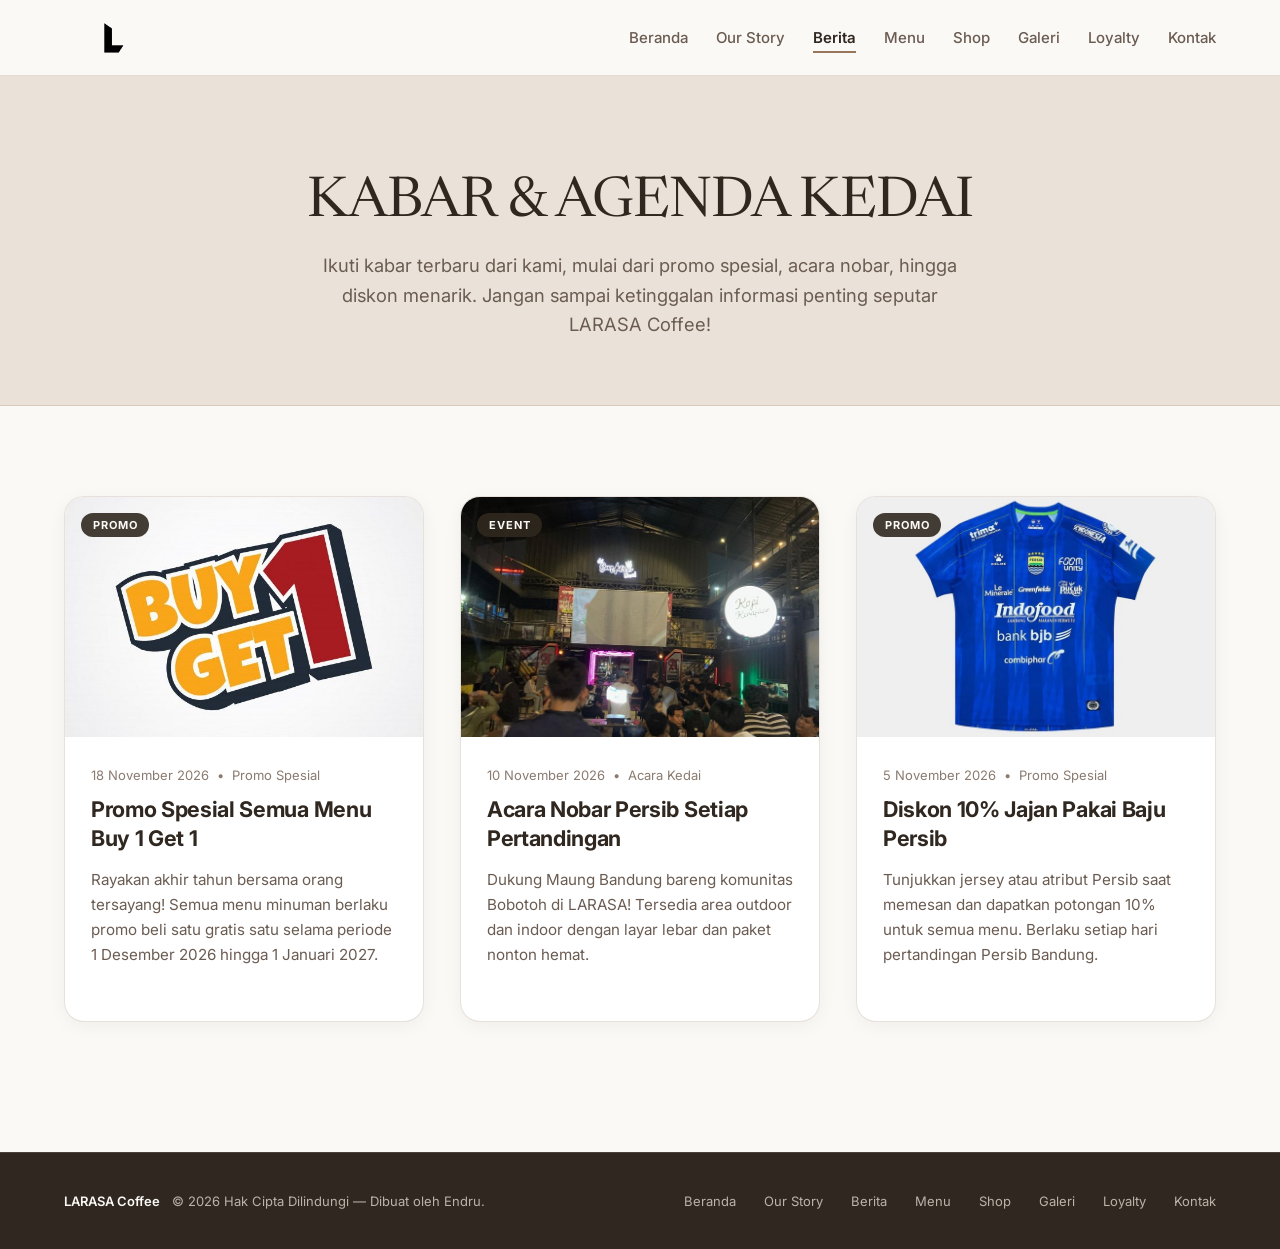
<file: berita.html>
<!DOCTYPE html>
<html lang="id">
<head>
    <meta charset="utf-8">
    <meta content="width=device-width, initial-scale=1.0" name="viewport">
    <title>Warta & Kabar Terbaru - LARASA Coffee</title>
    <!-- Google Fonts: Plus Jakarta Sans, Inter, Great Vibes & Newsreader -->
    <link href="https://fonts.googleapis.com" rel="preconnect">
    <link crossorigin="" href="https://fonts.gstatic.com" rel="preconnect">
    <link href="https://fonts.googleapis.com/css2?family=Great+Vibes&family=Inter:wght@400;500;600;700&family=Newsreader:ital,opsz,wght@0,6..72,400..700;1,6..72,400..700&family=Plus+Jakarta+Sans:wght@700;800&display=swap" rel="stylesheet">
    <!-- Custom CSS (Wajib kombinasi nama endru_) -->
    <link rel="stylesheet" href="css/style.css">
    <style>
        /* Style Halaman Berita */
        .endru_news_hero {
            background-color: var(--color-warm-beige);
            padding: 95px 0 65px;
            text-align: center;
            border-bottom: 1px solid var(--color-border-subtle);
        }
        .endru_news_kicker {
            font-size: 13px;
            font-weight: 700;
            letter-spacing: 0.16em;
            text-transform: uppercase;
            color: var(--color-coffee-brown);
            margin-bottom: 12px;
        }
        .endru_news_headline {
            font-family: 'Newsreader', serif;
            font-size: 3.5rem;
            font-weight: 400;
            color: var(--color-espresso);
            line-height: 1.15;
            margin-bottom: 16px;
            letter-spacing: -0.02em;
            text-transform: uppercase;
        }
        .endru_news_headline em {
            font-style: italic;
            color: var(--color-coffee-brown);
        }
        .endru_news_sub {
            font-size: 1.15rem;
            color: var(--color-text-secondary);
            max-width: 640px;
            margin: 0 auto;
            line-height: 1.6;
        }
        .endru_news_section {
            padding: 90px 0 130px;
            background-color: var(--color-soft-white);
        }
        .endru_news_grid {
            display: grid;
            grid-template-columns: 1fr;
            gap: 36px;
        }
        @media (min-width: 768px) {
            .endru_news_grid {
                grid-template-columns: repeat(2, 1fr);
            }
        }
        @media (min-width: 1024px) {
            .endru_news_grid {
                grid-template-columns: repeat(3, 1fr);
            }
        }
        .endru_news_card {
            background-color: var(--color-surface-card);
            border: 1px solid var(--color-border-subtle);
            border-radius: var(--radius-lg);
            overflow: hidden;
            box-shadow: var(--shadow-soft);
            transition: transform 250ms ease, box-shadow 250ms ease, border-color 250ms ease;
            display: flex;
            flex-direction: column;
        }
        .endru_news_card:hover {
            box-shadow: var(--shadow-hover);
            border-color: var(--color-coffee-brown);
        }
        .endru_news_img_wrap {
            position: relative;
            width: 100%;
            height: 240px;
            overflow: hidden;
            background-color: var(--color-warm-beige);
        }
        .endru_news_img {
            width: 100%;
            height: 100%;
            object-fit: cover;
            transition: transform 350ms ease;
        }
        .endru_news_card:hover .endru_news_img {
            transform: scale(1.05);
        }
        .endru_news_badge {
            position: absolute;
            top: 16px;
            left: 16px;
            background-color: rgba(48, 40, 32, 0.9);
            backdrop-filter: blur(8px);
            -webkit-backdrop-filter: blur(8px);
            color: var(--color-text-inverse);
            font-size: 11px;
            font-weight: 700;
            text-transform: uppercase;
            letter-spacing: 0.08em;
            padding: 5px 12px;
            border-radius: var(--radius-full);
        }
        .endru_news_body {
            padding: 30px 26px;
            display: flex;
            flex-direction: column;
            flex-grow: 1;
            justify-content: space-between;
        }
        .endru_news_meta {
            font-size: 13px;
            color: var(--color-text-muted);
            margin-bottom: 12px;
            display: flex;
            align-items: center;
            gap: 8px;
        }
        .endru_news_title {
            font-size: 1.35rem;
            font-weight: 700;
            color: var(--color-espresso);
            line-height: 1.35;
            margin-bottom: 14px;
            letter-spacing: -0.015em;
        }
        .endru_news_excerpt {
            font-size: 0.95rem;
            line-height: 1.65;
            color: var(--color-text-secondary);
            margin-bottom: 24px;
        }
        .endru_news_link {
            display: inline-flex;
            align-items: center;
            gap: 8px;
            color: var(--color-coffee-brown);
            font-weight: 600;
            font-size: 14px;
            transition: gap 150ms ease;
        }
        .endru_news_link:hover {
            color: var(--color-espresso);
            gap: 12px;
        }
        .endru_news_back_btn {
            display: inline-flex;
            align-items: center;
            gap: 8px;
            color: var(--color-espresso);
            font-weight: 600;
            font-size: 14px;
            margin-bottom: 22px;
            transition: color 150ms ease;
        }
        .endru_news_back_btn:hover {
            color: var(--color-coffee-brown);
        }
    </style>
</head>

<body>
    <!-- Header Navigasi (#endru_header) -->
    <header id="endru_header">
        <div class="endru_container endru_header_inner">
            <!-- Logo Brand -->
            <a aria-label="Beranda LARASA" class="endru_brand_logo" href="index.html">
                <img class="endru_logo_image" src="assets/images/logo.png" alt="LARASA Coffee Logo">
            </a>

            <!-- Tombol Menu Mobile -->
            <button id="endru_mobile_toggle" class="endru_mobile_toggle" aria-label="Buka Menu Navigasi">
                <span class="endru_toggle_line"></span>
                <span class="endru_toggle_line"></span>
                <span class="endru_toggle_line"></span>
            </button>

            <!-- Tautan Navigasi -->
            <nav aria-label="Navigasi Utama" id="endru_nav_links" class="endru_nav_links">
                <a class="endru_nav_link" href="index.html">Beranda</a>
                <a class="endru_nav_link" href="ourstory.html">Our Story</a>
                <a class="endru_nav_link endru_nav_link_active" href="berita.html">Berita</a>
                <a class="endru_nav_link" href="menu.html">Menu</a>
                <a class="endru_nav_link" href="shop.html">Shop</a>
                <a class="endru_nav_link" href="galeri.html">Galeri</a>
                <a class="endru_nav_link" href="loyalty.html">Loyalty</a>
                <a class="endru_nav_link" href="index.html#endru_contact">Kontak</a>
            </nav>
        </div>
    </header>

    <main>
        <!-- Banner Berita -->
        <section class="endru_news_hero">
            <div class="endru_container">
                <h1 class="endru_news_headline">KABAR & AGENDA KEDAI</h1>
                <p class="endru_news_sub">
                    Ikuti kabar terbaru dari kami, mulai dari promo spesial, acara nobar, hingga diskon menarik. Jangan sampai ketinggalan informasi penting seputar LARASA Coffee!
                </p>
            </div>
        </section>

        <!-- Grid Artikel Berita -->
        <section class="endru_news_section">
            <div class="endru_container">
                <div class="endru_news_grid">
                    <!-- Berita 1: Promo Buy 1 Get 1 -->
                    <article class="endru_news_card">
                        <div class="endru_news_img_wrap">
                            <img class="endru_news_img" src="assets/images/Buy_one.jpg" alt="Promo Buy 1 Get 1">
                            <span class="endru_news_badge">Promo</span>
                        </div>
                        <div class="endru_news_body">
                            <div>
                                <div class="endru_news_meta">
                                    <span>18 November 2026</span> • <span>Promo Spesial</span>
                                </div>
                                <h2 class="endru_news_title">Promo Spesial Semua Menu Buy 1 Get 1</h2>
                                <p class="endru_news_excerpt">
                                    Rayakan akhir tahun bersama orang tersayang! Semua menu minuman berlaku promo beli satu gratis satu selama periode 1 Desember 2026 hingga 1 Januari 2027.
                                </p>
                            </div>
                            </a>
                        </div>
                    </article>

                    <!-- Berita 2: Nobar Persib -->
                    <article class="endru_news_card">
                        <div class="endru_news_img_wrap">
                            <img class="endru_news_img" src="assets/images/nobar.jpg" alt="Nobar Persib">
                            <span class="endru_news_badge">Event</span>
                        </div>
                        <div class="endru_news_body">
                            <div>
                                <div class="endru_news_meta">
                                    <span>10 November 2026</span> • <span>Acara Kedai</span>
                                </div>
                                <h2 class="endru_news_title">Acara Nobar Persib Setiap Pertandingan</h2>
                                <p class="endru_news_excerpt">
                                    Dukung Maung Bandung bareng komunitas Bobotoh di LARASA! Tersedia area outdoor dan indoor dengan layar lebar dan paket nonton hemat.
                                </p>
                            </div>
                            </a>
                        </div>
                    </article>

                    <!-- Berita 3: Diskon Baju Persib -->
                    <article class="endru_news_card">
                        <div class="endru_news_img_wrap">
                            <img class="endru_news_img" src="assets/images/Baju_Persib.jpg" alt="Diskon Jersey Persib">
                            <span class="endru_news_badge">Promo</span>
                        </div>
                        <div class="endru_news_body">
                            <div>
                                <div class="endru_news_meta">
                                    <span>5 November 2026</span> • <span>Promo Spesial</span>
                                </div>
                                <h2 class="endru_news_title">Diskon 10% Jajan Pakai Baju Persib</h2>
                                <p class="endru_news_excerpt">
                                    Tunjukkan jersey atau atribut Persib saat memesan dan dapatkan potongan 10% untuk semua menu. Berlaku setiap hari pertandingan Persib Bandung.
                                </p>
                            </div>
                            </a>
                        </div>
                    </article>
                </div>
            </div>
        </section>
    </main>

    <!-- Footer (#endru_footer) -->
    <footer id="endru_footer">
        <div class="endru_container endru_footer_inner">
            <div>
                <span class="endru_footer_brand">LARASA Coffee</span>
                <span>© 2026 Hak Cipta Dilindungi — Dibuat oleh Endru.</span>
            </div>
            <div class="endru_footer_links">
                <a href="index.html#endru_hero" class="endru_footer_link">Beranda</a>
                <a href="ourstory.html" class="endru_footer_link">Our Story</a>
                <a href="berita.html" class="endru_footer_link">Berita</a>
                <a href="menu.html" class="endru_footer_link">Menu</a>
                <a href="shop.html" class="endru_footer_link">Shop</a>
                <a href="galeri.html" class="endru_footer_link">Galeri</a>
                <a href="loyalty.html" class="endru_footer_link">Loyalty</a>
                <a href="index.html#endru_contact" class="endru_footer_link">Kontak</a>
            </div>
        </div>
    </footer>

    <!-- Script Utama -->
    <script src="js/script.js"></script>
</body>
</html>
</file>
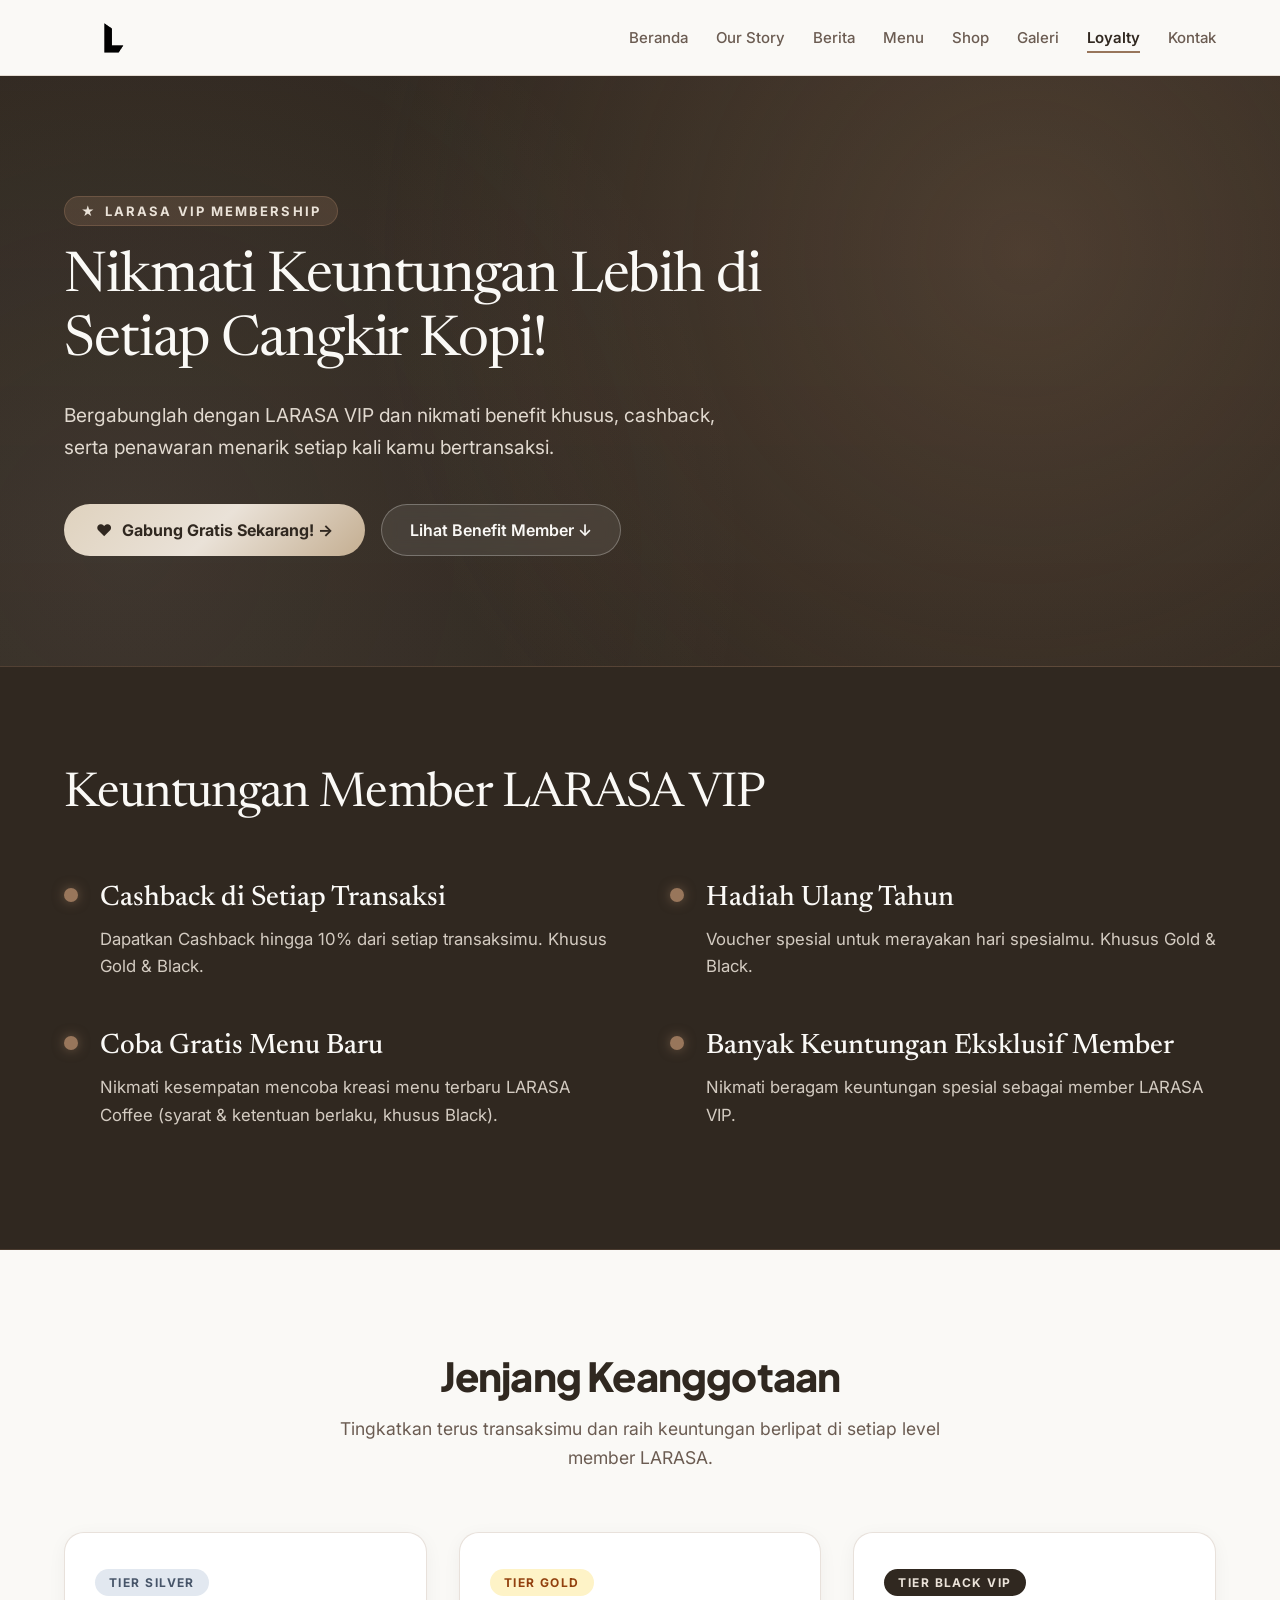
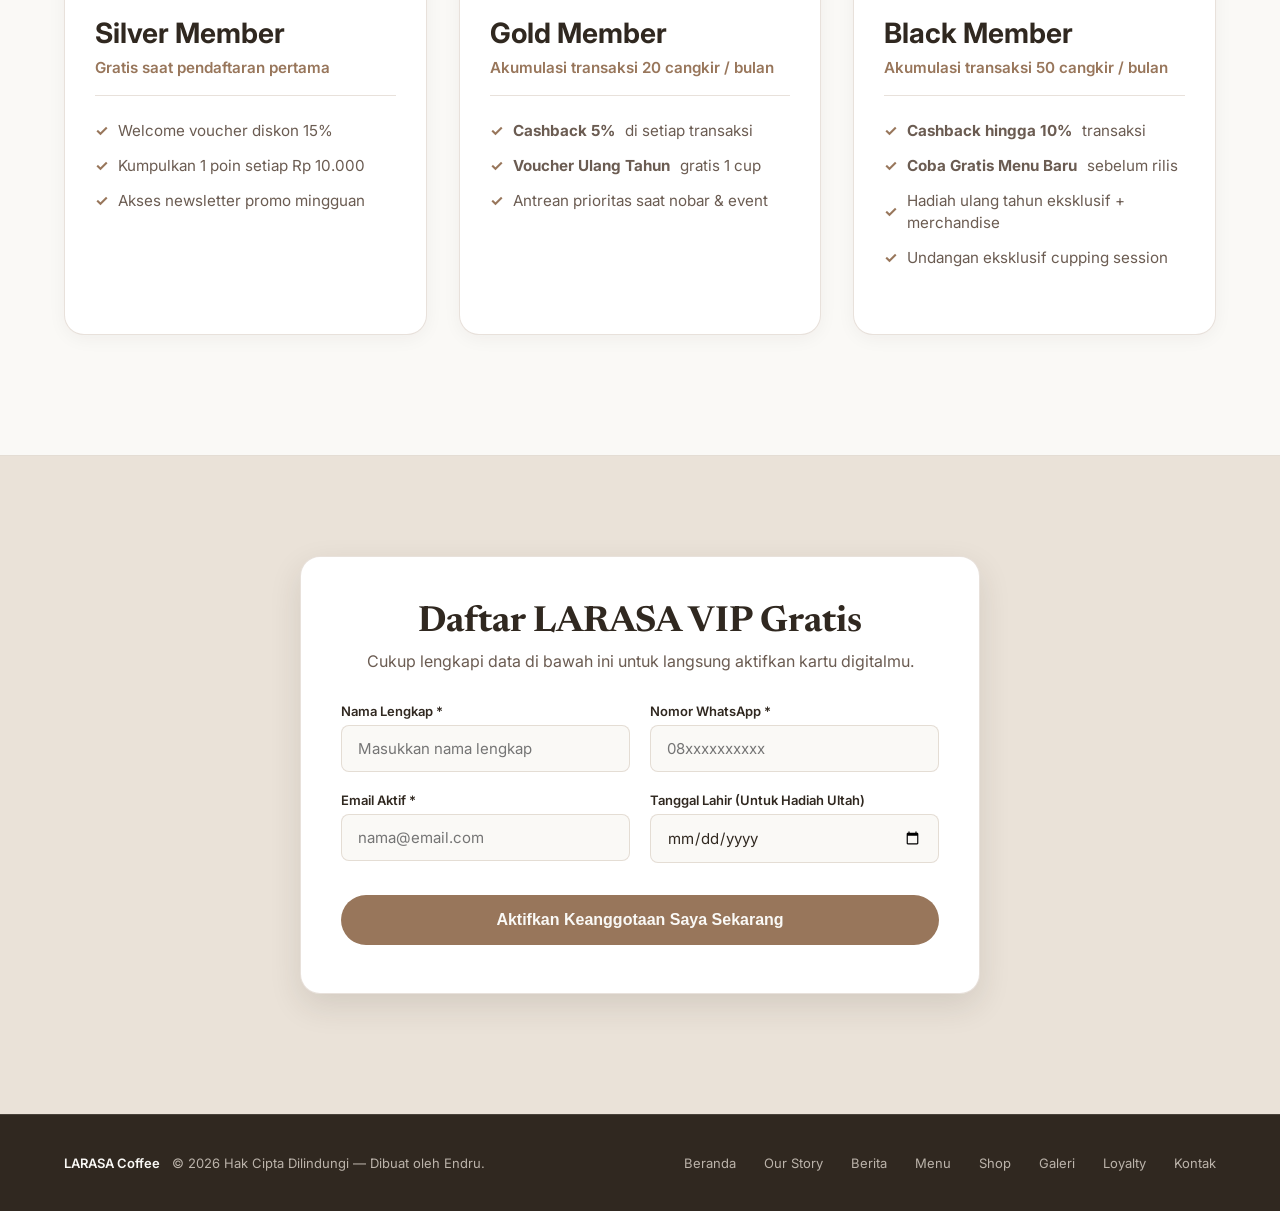
<file: loyalty.html>
<!DOCTYPE html>
<html lang="id">
<head>
    <meta charset="utf-8">
    <meta content="width=device-width, initial-scale=1.0" name="viewport">
    <title>LARASA VIP - Loyalty & Keuntungan Member</title>
    <!-- Google Fonts: Plus Jakarta Sans, Inter, Great Vibes & Newsreader -->
    <link href="https://fonts.googleapis.com" rel="preconnect">
    <link crossorigin="" href="https://fonts.gstatic.com" rel="preconnect">
    <link href="https://fonts.googleapis.com/css2?family=Great+Vibes&family=Inter:wght@400;500;600;700&family=Newsreader:ital,opsz,wght@0,6..72,400..700;1,6..72,400..700&family=Plus+Jakarta+Sans:wght@700;800&display=swap" rel="stylesheet">
    <!-- Custom CSS (Wajib kombinasi nama endru_) -->
    <link rel="stylesheet" href="css/style.css">
    <style>
        /* Style Halaman Loyalty / LARASA VIP */

        /* 1. Hero Section */
        .endru_loyalty_hero {
            background-color: var(--color-espresso);
            background-image: 
                radial-gradient(circle at 80% 30%, rgba(152, 118, 91, 0.28) 0%, transparent 60%),
                radial-gradient(circle at 10% 80%, rgba(234, 226, 216, 0.08) 0%, transparent 50%),
                linear-gradient(180deg, rgba(48, 40, 32, 0.92) 0%, var(--color-espresso) 100%);
            padding: 120px 0 110px;
            position: relative;
            overflow: hidden;
            border-bottom: 1px solid rgba(152, 118, 91, 0.3);
        }

        .endru_loyalty_hero_inner {
            max-width: 820px;
            position: relative;
            z-index: 2;
        }

        .endru_loyalty_kicker {
            display: inline-flex;
            align-items: center;
            gap: 8px;
            font-size: 13px;
            font-weight: 700;
            letter-spacing: 0.16em;
            text-transform: uppercase;
            color: var(--color-warm-beige);
            margin-bottom: 20px;
            background: rgba(152, 118, 91, 0.25);
            padding: 6px 16px;
            border-radius: var(--radius-full);
            border: 1px solid rgba(152, 118, 91, 0.4);
        }

        .endru_loyalty_hero_title {
            font-family: 'Newsreader', serif;
            font-size: 3.5rem;
            font-weight: 400;
            color: var(--color-soft-white);
            line-height: 1.15;
            margin-bottom: 24px;
            letter-spacing: -0.02em;
        }

        .endru_loyalty_hero_desc {
            font-size: 1.2rem;
            line-height: 1.7;
            color: var(--color-warm-beige);
            margin-bottom: 40px;
            max-width: 680px;
            opacity: 0.95;
        }

        .endru_loyalty_hero_actions {
            display: flex;
            flex-wrap: wrap;
            gap: 16px;
            align-items: center;
        }

        .endru_loyalty_btn_gold {
            display: inline-flex;
            align-items: center;
            gap: 10px;
            background: linear-gradient(135deg, #DFD2BE 0%, var(--color-warm-beige) 50%, #C4AE91 100%);
            color: var(--color-espresso);
            font-size: 1rem;
            font-weight: 700;
            padding: 16px 32px;
            border-radius: var(--radius-full);
            text-decoration: none;
            transition: all 250ms ease;
        }

        .endru_loyalty_btn_gold:hover {
}

        .endru_loyalty_btn_outline {
            display: inline-flex;
            align-items: center;
            gap: 8px;
            background-color: rgba(250, 249, 246, 0.08);
            color: var(--color-soft-white);
            font-size: 1rem;
            font-weight: 600;
            padding: 15px 28px;
            border-radius: var(--radius-full);
            border: 1px solid rgba(250, 249, 246, 0.28);
            text-decoration: none;
            backdrop-filter: blur(8px);
            -webkit-backdrop-filter: blur(8px);
            transition: all 250ms ease;
        }

        .endru_loyalty_btn_outline:hover {
            background-color: rgba(250, 249, 246, 0.18);
            border-color: var(--color-warm-beige);
            color: var(--color-warm-beige);
        }

        /* 2. Benefits Section */
        .endru_loyalty_benefits_section {
            background-color: var(--color-espresso);
            padding: 100px 0 120px;
            border-bottom: 1px solid rgba(152, 118, 91, 0.25);
            position: relative;
        }

        .endru_loyalty_section_title {
            font-family: 'Newsreader', serif;
            font-size: 3rem;
            font-weight: 400;
            color: var(--color-soft-white);
            line-height: 1.2;
            margin-bottom: 56px;
            letter-spacing: -0.02em;
        }

        .endru_loyalty_benefits_grid {
            display: grid;
            grid-template-columns: 1fr;
            gap: 48px 60px;
        }

        @media (min-width: 768px) {
            .endru_loyalty_benefits_grid {
                grid-template-columns: repeat(2, 1fr);
            }
        }

        .endru_loyalty_benefit_item {
            position: relative;
            padding-left: 36px;
        }

        .endru_loyalty_bullet {
            position: absolute;
            left: 0;
            top: 7px;
            width: 14px;
            height: 14px;
            border-radius: 50%;
            background-color: var(--color-coffee-brown);
            box-shadow: 0 0 12px rgba(152, 118, 91, 0.6);
        }

        .endru_loyalty_benefit_title {
            font-family: 'Newsreader', serif;
            font-size: 1.75rem;
            font-weight: 500;
            color: var(--color-soft-white);
            margin-bottom: 10px;
            line-height: 1.25;
        }

        .endru_loyalty_benefit_desc {
            font-size: 1.05rem;
            line-height: 1.65;
            color: var(--color-warm-beige);
            opacity: 0.88;
        }

        /* 3. Tiers Section */
        .endru_loyalty_tiers_section {
            background-color: var(--color-soft-white);
            padding: 100px 0 120px;
            border-bottom: 1px solid var(--color-border-subtle);
        }

        .endru_loyalty_tiers_header {
            text-align: center;
            max-width: 640px;
            margin: 0 auto 60px;
        }

        .endru_loyalty_tiers_title {
            font-family: 'Plus Jakarta Sans', sans-serif;
            font-size: 2.5rem;
            font-weight: 800;
            color: var(--color-espresso);
            margin-bottom: 14px;
            letter-spacing: -0.02em;
        }

        .endru_loyalty_tiers_desc {
            font-size: 1.1rem;
            line-height: 1.6;
            color: var(--color-text-secondary);
        }

        .endru_loyalty_tiers_grid {
            display: grid;
            grid-template-columns: 1fr;
            gap: 32px;
        }

        @media (min-width: 768px) {
            .endru_loyalty_tiers_grid {
                grid-template-columns: repeat(3, 1fr);
            }
        }

        .endru_loyalty_tier_card {
            background-color: var(--color-surface-card);
            border: 1px solid var(--color-border-subtle);
            border-radius: var(--radius-lg);
            padding: 36px 30px;
            box-shadow: var(--shadow-soft);
            transition: all 250ms ease;
            display: flex;
            flex-direction: column;
            position: relative;
        }

        .endru_loyalty_tier_card:hover {
            box-shadow: var(--shadow-hover);
            border-color: var(--color-coffee-brown);
        }

        .endru_loyalty_tier_badge {
            font-size: 12px;
            font-weight: 700;
            text-transform: uppercase;
            letter-spacing: 0.12em;
            padding: 6px 14px;
            border-radius: var(--radius-full);
            display: inline-block;
            align-self: flex-start;
            margin-bottom: 20px;
        }

        .endru_tier_silver .endru_loyalty_tier_badge {
            background-color: #E2E8F0;
            color: #475569;
        }

        .endru_tier_gold .endru_loyalty_tier_badge {
            background-color: #FEF3C7;
            color: #92400E;
        }

        .endru_tier_black .endru_loyalty_tier_badge {
            background-color: var(--color-espresso);
            color: var(--color-warm-beige);
        }

        .endru_loyalty_tier_name {
            font-size: 1.75rem;
            font-weight: 700;
            color: var(--color-espresso);
            margin-bottom: 8px;
        }

        .endru_loyalty_tier_req {
            font-size: 0.95rem;
            color: var(--color-coffee-brown);
            font-weight: 600;
            margin-bottom: 24px;
            padding-bottom: 18px;
            border-bottom: 1px solid var(--color-border-subtle);
        }

        .endru_loyalty_tier_features {
            list-style: none;
            display: flex;
            flex-direction: column;
            gap: 14px;
            margin-bottom: 30px;
            flex-grow: 1;
        }

        .endru_loyalty_tier_feature {
            font-size: 0.95rem;
            color: var(--color-text-secondary);
            display: flex;
            align-items: center;
            gap: 10px;
            line-height: 1.4;
        }

        .endru_loyalty_tier_check {
            color: var(--color-coffee-brown);
            font-weight: bold;
        }

        /* 4. Registration Section */
        .endru_loyalty_register_section {
            background-color: var(--color-warm-beige);
            padding: 100px 0 120px;
        }

        .endru_loyalty_register_card {
            background-color: var(--color-surface-card);
            border: 1px solid var(--color-border-subtle);
            border-radius: var(--radius-lg);
            padding: 48px 40px;
            max-width: 680px;
            margin: 0 auto;
            box-shadow: var(--shadow-hover);
        }

        .endru_loyalty_register_title {
            font-family: 'Newsreader', serif;
            font-size: 2.25rem;
            color: var(--color-espresso);
            margin-bottom: 10px;
            text-align: center;
        }

        .endru_loyalty_register_subtitle {
            font-size: 1rem;
            color: var(--color-text-secondary);
            margin-bottom: 32px;
            text-align: center;
        }

        .endru_loyalty_form_grid {
            display: grid;
            grid-template-columns: 1fr;
            gap: 20px;
        }

        @media (min-width: 640px) {
            .endru_loyalty_form_grid {
                grid-template-columns: repeat(2, 1fr);
            }
            .endru_form_full {
                grid-column: span 2;
            }
        }

        .endru_loyalty_field {
            display: flex;
            flex-direction: column;
            gap: 6px;
        }

        .endru_loyalty_label {
            font-size: 13px;
            font-weight: 600;
            color: var(--color-espresso);
        }

        .endru_loyalty_input {
            width: 100%;
            padding: 13px 16px;
            border-radius: var(--radius-sm);
            border: 1px solid var(--color-border-subtle);
            background-color: var(--color-soft-white);
            color: var(--color-espresso);
            font-family: inherit;
            font-size: 15px;
            transition: all 200ms ease;
        }

        .endru_loyalty_input:focus {
            outline: none;
            border-color: var(--color-coffee-brown);
            background-color: #FFFFFF;
            box-shadow: 0 0 0 3px rgba(152, 118, 91, 0.15);
        }

        .endru_loyalty_submit_btn {
            width: 100%;
            background-color: var(--color-coffee-brown);
            color: var(--color-text-inverse);
            font-weight: 700;
            font-size: 1rem;
            padding: 16px 24px;
            border: none;
            border-radius: var(--radius-full);
            cursor: pointer;
            transition: all 200ms ease;
            margin-top: 12px;
        }

        .endru_loyalty_submit_btn:hover {
            background-color: var(--color-espresso);
        }

        .endru_loyalty_success_msg {
            display: none;
            background-color: #ECFDF5;
            border: 1px solid #10B981;
            color: #065F46;
            padding: 16px;
            border-radius: var(--radius-md);
            margin-bottom: 24px;
            font-size: 0.95rem;
            text-align: center;
        }
    </style>
</head>

<body>
    <!-- Header Navigasi (#endru_header) -->
    <header id="endru_header">
        <div class="endru_container endru_header_inner">
            <!-- Logo Brand -->
            <a aria-label="Beranda LARASA" class="endru_brand_logo" href="index.html">
                <img class="endru_logo_image" src="assets/images/logo.png" alt="LARASA Coffee Logo">
            </a>

            <!-- Tombol Menu Mobile -->
            <button id="endru_mobile_toggle" class="endru_mobile_toggle" aria-label="Buka Menu Navigasi">
                <span class="endru_toggle_line"></span>
                <span class="endru_toggle_line"></span>
                <span class="endru_toggle_line"></span>
            </button>

            <!-- Tautan Navigasi -->
            <nav aria-label="Navigasi Utama" id="endru_nav_links" class="endru_nav_links">
                <a class="endru_nav_link" href="index.html">Beranda</a>
                <a class="endru_nav_link" href="ourstory.html">Our Story</a>
                <a class="endru_nav_link" href="berita.html">Berita</a>
                <a class="endru_nav_link" href="menu.html">Menu</a>
                <a class="endru_nav_link" href="shop.html">Shop</a>
                <a class="endru_nav_link" href="galeri.html">Galeri</a>
                <a class="endru_nav_link endru_nav_link_active" href="loyalty.html">Loyalty</a>
                <a class="endru_nav_link" href="index.html#endru_contact">Kontak</a>
            </nav>
        </div>
    </header>

    <main>
        <!-- 1. Hero Loyalty Section -->
        <section id="endru_loyalty_hero" class="endru_loyalty_hero">
            <div class="endru_container">
                <div class="endru_loyalty_hero_inner">
                    <div class="endru_loyalty_kicker">
                        <span>★</span> LARASA VIP Membership
                    </div>
                    <h1 class="endru_loyalty_hero_title">
                        Nikmati Keuntungan Lebih di Setiap Cangkir Kopi!
                    </h1>
                    <p class="endru_loyalty_hero_desc">
                        Bergabunglah dengan LARASA VIP dan nikmati benefit khusus, cashback, serta penawaran menarik setiap kali kamu bertransaksi.
                    </p>
                    <div class="endru_loyalty_hero_actions">
                        <a href="#endru_loyalty_register" class="endru_loyalty_btn_gold">
                            <span>♥</span> Gabung Gratis Sekarang! &rarr;
                        </a>
                        <a href="#endru_loyalty_benefits" class="endru_loyalty_btn_outline">
                            Lihat Benefit Member &darr;
                        </a>
                    </div>
                </div>
            </div>
        </section>

        <!-- 2. Section Keuntungan Member -->
        <section id="endru_loyalty_benefits" class="endru_loyalty_benefits_section">
            <div class="endru_container">
                <h2 class="endru_loyalty_section_title">
                    Keuntungan Member LARASA VIP
                </h2>

                <div class="endru_loyalty_benefits_grid">
                    <!-- Benefit 1 -->
                    <div class="endru_loyalty_benefit_item">
                        <div class="endru_loyalty_bullet"></div>
                        <h3 class="endru_loyalty_benefit_title">Cashback di Setiap Transaksi</h3>
                        <p class="endru_loyalty_benefit_desc">
                            Dapatkan Cashback hingga 10% dari setiap transaksimu. Khusus Gold &amp; Black.
                        </p>
                    </div>

                    <!-- Benefit 2 -->
                    <div class="endru_loyalty_benefit_item">
                        <div class="endru_loyalty_bullet"></div>
                        <h3 class="endru_loyalty_benefit_title">Hadiah Ulang Tahun</h3>
                        <p class="endru_loyalty_benefit_desc">
                            Voucher spesial untuk merayakan hari spesialmu. Khusus Gold &amp; Black.
                        </p>
                    </div>

                    <!-- Benefit 3 -->
                    <div class="endru_loyalty_benefit_item">
                        <div class="endru_loyalty_bullet"></div>
                        <h3 class="endru_loyalty_benefit_title">Coba Gratis Menu Baru</h3>
                        <p class="endru_loyalty_benefit_desc">
                            Nikmati kesempatan mencoba kreasi menu terbaru LARASA Coffee (syarat &amp; ketentuan berlaku, khusus Black).
                        </p>
                    </div>

                    <!-- Benefit 4 -->
                    <div class="endru_loyalty_benefit_item">
                        <div class="endru_loyalty_bullet"></div>
                        <h3 class="endru_loyalty_benefit_title">Banyak Keuntungan Eksklusif Member</h3>
                        <p class="endru_loyalty_benefit_desc">
                            Nikmati beragam keuntungan spesial sebagai member LARASA VIP.
                        </p>
                    </div>
                </div>
            </div>
        </section>

        <!-- 3. Member Tiers Section -->
        <section id="endru_loyalty_tiers" class="endru_loyalty_tiers_section">
            <div class="endru_container">
                <div class="endru_loyalty_tiers_header">
                    <h2 class="endru_loyalty_tiers_title">Jenjang Keanggotaan</h2>
                    <p class="endru_loyalty_tiers_desc">Tingkatkan terus transaksimu dan raih keuntungan berlipat di setiap level member LARASA.</p>
                </div>

                <div class="endru_loyalty_tiers_grid">
                    <!-- Silver Tier -->
                    <div class="endru_loyalty_tier_card endru_tier_silver">
                        <span class="endru_loyalty_tier_badge">Tier Silver</span>
                        <h3 class="endru_loyalty_tier_name">Silver Member</h3>
                        <div class="endru_loyalty_tier_req">Gratis saat pendaftaran pertama</div>
                        <ul class="endru_loyalty_tier_features">
                            <li class="endru_loyalty_tier_feature"><span class="endru_loyalty_tier_check">✓</span> Welcome voucher diskon 15%</li>
                            <li class="endru_loyalty_tier_feature"><span class="endru_loyalty_tier_check">✓</span> Kumpulkan 1 poin setiap Rp 10.000</li>
                            <li class="endru_loyalty_tier_feature"><span class="endru_loyalty_tier_check">✓</span> Akses newsletter promo mingguan</li>
                        </ul>
                    </div>

                    <!-- Gold Tier -->
                    <div class="endru_loyalty_tier_card endru_tier_gold">
                        <span class="endru_loyalty_tier_badge">Tier Gold</span>
                        <h3 class="endru_loyalty_tier_name">Gold Member</h3>
                        <div class="endru_loyalty_tier_req">Akumulasi transaksi 20 cangkir / bulan</div>
                        <ul class="endru_loyalty_tier_features">
                            <li class="endru_loyalty_tier_feature"><span class="endru_loyalty_tier_check">✓</span> <strong>Cashback 5%</strong> di setiap transaksi</li>
                            <li class="endru_loyalty_tier_feature"><span class="endru_loyalty_tier_check">✓</span> <strong>Voucher Ulang Tahun</strong> gratis 1 cup</li>
                            <li class="endru_loyalty_tier_feature"><span class="endru_loyalty_tier_check">✓</span> Antrean prioritas saat nobar &amp; event</li>
                        </ul>
                    </div>

                    <!-- Black Tier -->
                    <div class="endru_loyalty_tier_card endru_tier_black">
                        <span class="endru_loyalty_tier_badge">Tier Black VIP</span>
                        <h3 class="endru_loyalty_tier_name">Black Member</h3>
                        <div class="endru_loyalty_tier_req">Akumulasi transaksi 50 cangkir / bulan</div>
                        <ul class="endru_loyalty_tier_features">
                            <li class="endru_loyalty_tier_feature"><span class="endru_loyalty_tier_check">✓</span> <strong>Cashback hingga 10%</strong> transaksi</li>
                            <li class="endru_loyalty_tier_feature"><span class="endru_loyalty_tier_check">✓</span> <strong>Coba Gratis Menu Baru</strong> sebelum rilis</li>
                            <li class="endru_loyalty_tier_feature"><span class="endru_loyalty_tier_check">✓</span> Hadiah ulang tahun eksklusif + merchandise</li>
                            <li class="endru_loyalty_tier_feature"><span class="endru_loyalty_tier_check">✓</span> Undangan eksklusif cupping session</li>
                        </ul>
                    </div>
                </div>
            </div>
        </section>

        <!-- 4. Form Registrasi Gabung Member Gratis -->
        <section id="endru_loyalty_register" class="endru_loyalty_register_section">
            <div class="endru_container">
                <div class="endru_loyalty_register_card">
                    <h2 class="endru_loyalty_register_title">Daftar LARASA VIP Gratis</h2>
                    <p class="endru_loyalty_register_subtitle">Cukup lengkapi data di bawah ini untuk langsung aktifkan kartu digitalmu.</p>

                    <div id="endru_loyalty_alert" class="endru_loyalty_success_msg">
                        🎉 <strong>Selamat!</strong> Pendaftaran berhasil. Kartu digital LARASA VIP Anda telah aktif dan siap digunakan di kasir.
                    </div>

                    <form id="endru_loyalty_form" onsubmit="handleLoyaltySubmit(event)">
                        <div class="endru_loyalty_form_grid">
                            <div class="endru_loyalty_field">
                                <label class="endru_loyalty_label" for="endru_loyalty_name">Nama Lengkap *</label>
                                <input class="endru_loyalty_input" id="endru_loyalty_name" type="text" placeholder="Masukkan nama lengkap" required>
                            </div>
                            <div class="endru_loyalty_field">
                                <label class="endru_loyalty_label" for="endru_loyalty_phone">Nomor WhatsApp *</label>
                                <input class="endru_loyalty_input" id="endru_loyalty_phone" type="tel" placeholder="08xxxxxxxxxx" required>
                            </div>
                            <div class="endru_loyalty_field">
                                <label class="endru_loyalty_label" for="endru_loyalty_email">Email Aktif *</label>
                                <input class="endru_loyalty_input" id="endru_loyalty_email" type="email" placeholder="nama@email.com" required>
                            </div>
                            <div class="endru_loyalty_field">
                                <label class="endru_loyalty_label" for="endru_loyalty_bday">Tanggal Lahir (Untuk Hadiah Ultah)</label>
                                <input class="endru_loyalty_input" id="endru_loyalty_bday" type="date">
                            </div>
                            <div class="endru_form_full">
                                <button type="submit" class="endru_loyalty_submit_btn">
                                    Aktifkan Keanggotaan Saya Sekarang
                                </button>
                            </div>
                        </div>
                    </form>
                </div>
            </div>
        </section>
    </main>

    <!-- Footer (#endru_footer) -->
    <footer id="endru_footer">
        <div class="endru_container endru_footer_inner">
            <div>
                <span class="endru_footer_brand">LARASA Coffee</span>
                <span>© 2026 Hak Cipta Dilindungi — Dibuat oleh Endru.</span>
            </div>
            <div class="endru_footer_links">
                <a href="index.html#endru_hero" class="endru_footer_link">Beranda</a>
                <a href="ourstory.html" class="endru_footer_link">Our Story</a>
                <a href="berita.html" class="endru_footer_link">Berita</a>
                <a href="menu.html" class="endru_footer_link">Menu</a>
                <a href="shop.html" class="endru_footer_link">Shop</a>
                <a href="galeri.html" class="endru_footer_link">Galeri</a>
                <a href="loyalty.html" class="endru_footer_link">Loyalty</a>
                <a href="index.html#endru_contact" class="endru_footer_link">Kontak</a>
            </div>
        </div>
    </footer>

    <!-- Script Utama -->
    <script src="js/script.js"></script>
    <script>
        function handleLoyaltySubmit(e) {
            e.preventDefault();
            const alertBox = document.getElementById('endru_loyalty_alert');
            const form = document.getElementById('endru_loyalty_form');
            if (alertBox) {
                alertBox.style.display = 'block';
                form.reset();
                alertBox.scrollIntoView({ behavior: 'smooth', block: 'center' });
            }
        }
    </script>
</body>
</html>
</file>
<file: css/style.css>
/* ==========================================================================
   LARASA Design System & Theme Variables
   Aturan Ujian: Semua Penulisan Class dan ID Menggunakan Kombinasi "endru_"
   ========================================================================== */
:root {
    /* 1. Palet Warna Utama */
    --color-soft-white: #FAF9F6;   /* Latar belakang utama */
    --color-warm-beige: #EAE2D8;   /* Warna sekunder & kartu */
    --color-coffee-brown: #98765B; /* Warna aksen & tombol */
    --color-espresso: #302820;     /* Teks utama & kontainer gelap */

    /* 2. Text Hierarchy */
    --color-text-primary: var(--color-espresso);
    --color-text-secondary: #6B5C52;
    --color-text-muted: #8A7B70;
    --color-text-inverse: var(--color-soft-white);

    /* 3. Surfaces & Cards */
    --color-surface-card: #FFFFFF;
    --color-surface-warm: var(--color-warm-beige);
    --color-surface-hover: #DFD5C8;
    --color-surface-dark: var(--color-espresso);

    /* 4. Borders & Accents */
    --color-border-subtle: rgba(152, 118, 91, 0.22);
    --color-border-strong: var(--color-coffee-brown);
    --color-border-dark: rgba(250, 249, 246, 0.12);

    /* 5. Radii & Shadows */
    --radius-full: 9999px;
    --radius-lg: 20px;
    --radius-md: 16px;
    --radius-sm: 8px;
    --shadow-soft: 0 4px 20px -2px rgba(48, 40, 32, 0.06);
    --shadow-subtle: 0 1px 3px 0 rgba(48, 40, 32, 0.08);
    --shadow-hover: 0 12px 32px rgba(48, 40, 32, 0.12);
}

/* ==========================================================================
   Base & Reset Styles
   ========================================================================== */
*, *::before, *::after {
    box-sizing: border-box;
    margin: 0;
    padding: 0;
}

html {
    scroll-behavior: smooth;
}

body {
    font-family: 'Inter', -apple-system, BlinkMacSystemFont, "Segoe UI", Roboto, sans-serif;
    -webkit-font-smoothing: antialiased;
    -moz-osx-font-smoothing: grayscale;
    background-color: var(--color-soft-white);
    color: var(--color-text-primary);
    min-height: 100vh;
    display: flex;
    flex-direction: column;
    justify-content: space-between;
}

::selection {
    background-color: var(--color-warm-beige);
    color: var(--color-espresso);
}

a {
    color: inherit;
    text-decoration: none;
}

/* ==========================================================================
   Utility Container
   ========================================================================== */
.endru_container {
    max-width: 1200px;
    width: 100%;
    margin-left: auto;
    margin-right: auto;
    padding-left: 24px;
    padding-right: 24px;
}

/* ==========================================================================
   Header & Navigation (#endru_header & .endru_*)
   ========================================================================== */
#endru_header {
    width: 100%;
    height: 76px;
    background-color: rgba(250, 249, 246, 0.94);
    border-bottom: 1px solid var(--color-border-subtle);
    position: sticky;
    top: 0;
    z-index: 100;
    backdrop-filter: blur(12px);
    -webkit-backdrop-filter: blur(12px);
    display: flex;
    align-items: center;
}

.endru_header_inner {
    display: flex;
    align-items: center;
    justify-content: space-between;
}

.endru_brand_logo {
    display: inline-flex;
    align-items: center;
}

.endru_logo_image {
    height: 100px;
    width: 100px;
    object-fit: contain;
    transition: transform 200ms ease;
}

.endru_brand_logo:hover .endru_logo_image {
    transform: scale(1.04);
}

.endru_nav_links {
    display: none;
    align-items: center;
    gap: 28px;
    font-size: 15px;
    font-weight: 500;
    color: var(--color-text-secondary);
}

.endru_nav_link {
    position: relative;
    padding: 6px 0;
    transition: color 200ms ease;
}

.endru_nav_link:hover,
.endru_nav_link_active {
    color: var(--color-espresso);
    font-weight: 600;
}

.endru_nav_link::after {
    content: '';
    position: absolute;
    bottom: 0;
    left: 0;
    width: 0;
    height: 2px;
    background-color: var(--color-coffee-brown);
    transition: width 200ms ease;
}

.endru_nav_link:hover::after,
.endru_nav_link_active::after {
    width: 100%;
}

.endru_mobile_toggle {
    display: flex;
    flex-direction: column;
    justify-content: center;
    gap: 5px;
    width: 32px;
    height: 32px;
    background: none;
    border: none;
    cursor: pointer;
    padding: 0;
}

.endru_toggle_line {
    width: 24px;
    height: 2px;
    background-color: var(--color-espresso);
    border-radius: 2px;
    transition: all 250ms ease;
}

/* ==========================================================================
   Buttons (.endru_btn_*)
   ========================================================================== */
.endru_btn_primary {
    display: inline-flex;
    align-items: center;
    justify-content: center;
    background-color: var(--color-espresso);
    color: var(--color-text-inverse);
    font-size: 14px;
    font-weight: 600;
    padding: 10px 22px;
    border-radius: var(--radius-full);
    transition: all 200ms ease;
    box-shadow: var(--shadow-subtle);
    border: 1px solid var(--color-espresso);
    cursor: pointer;
}

.endru_btn_primary:hover {
    background-color: var(--color-coffee-brown);
    border-color: var(--color-coffee-brown);
}

.endru_btn_primary:active {
    transform: scale(0.98);
}

.endru_btn_hero_primary {
    font-size: 15px;
    padding: 13px 28px;
}

.endru_btn_secondary {
    display: inline-flex;
    align-items: center;
    justify-content: center;
    background-color: var(--color-warm-beige);
    color: var(--color-espresso);
    border: 1px solid var(--color-border-subtle);
    font-size: 15px;
    font-weight: 600;
    padding: 13px 28px;
    border-radius: var(--radius-full);
    transition: all 200ms ease;
    box-shadow: var(--shadow-subtle);
    cursor: pointer;
}

.endru_btn_secondary:hover {
    background-color: var(--color-surface-hover);
    border-color: var(--color-coffee-brown);
}

.endru_btn_secondary:active {
    transform: scale(0.98);
}

/* ==========================================================================
   General Section Standards
   ========================================================================== */
.endru_section {
    width: 100%;
    min-height: 80vh;
    padding-top: 130px;
    padding-bottom: 130px;
    display: flex;
    flex-direction: column;
    align-items: center;
    justify-content: center;
    border-bottom: 1px solid var(--color-border-subtle);
}

/* ==========================================================================
   Section 1: Hero (#endru_hero)
   ========================================================================== */
#endru_hero {
    min-height: 85vh;
    padding: 110px 0 90px;
    background: radial-gradient(circle at 75% 30%, rgba(234, 226, 216, 0.55) 0%, rgba(250, 249, 246, 0.95) 70%);
}

.endru_hero_container {
    display: flex;
    flex-direction: column;
    align-items: center;
    gap: 40px;
    width: 100%;
}

.endru_hero_content {
    display: flex;
    flex-direction: column;
    align-items: flex-start;
    justify-content: center;
    text-align: left;
    width: 100%;
}

.endru_hero_visual {
    width: 100%;
    display: flex;
    align-items: center;
    justify-content: center;
}

.endru_hero_image {
    width: 100%;
    max-width: 520px;
    height: auto;
    border: none;
    outline: none;
    border-radius: 0;
    box-shadow: none;
    transition: transform 350ms ease;
}

.endru_hero_image:hover {
    transform: scale(1.02);
}

.endru_hero_title {
    font-family: "Great Vibes", cursive;
    font-size: 3.25rem;
    font-weight: 400;
    line-height: 1.15;
    color: var(--color-espresso);
    margin-bottom: 20px;
}

.endru_hero_desc {
    font-size: 1.125rem;
    line-height: 1.6;
    color: var(--color-text-secondary);
    margin-bottom: 32px;
    font-weight: 400;
}

.endru_hero_actions {
    display: flex;
    align-items: center;
    gap: 16px;
    flex-wrap: wrap;
    justify-content: flex-start;
}

/* ==========================================================================
   Section 2: Our Story (#endru_story)
   ========================================================================== */
#endru_story {
    position: relative;
    overflow: hidden;
    background-color: var(--color-soft-white);
    padding-top: 100px;
    padding-bottom: 120px;
}

.endru_story_watermark_wrap {
    position: absolute;
    top: 20px;
    left: 0;
    right: 0;
    width: 100%;
    overflow: hidden;
    pointer-events: none;
    -webkit-user-select: none;
    user-select: none;
    z-index: 1;
}

.endru_story_watermark {
    width: 100%;
    display: flex;
    opacity: 0.16;
}

.endru_story_svg_text {
    width: 100%;
    min-width: 2600px;
    height: 110px;
    display: block;
}

.endru_svg_outline_text {
    font-family: 'Plus Jakarta Sans', system-ui, -apple-system, sans-serif;
    font-size: 88px;
    font-weight: 800;
    letter-spacing: -2px;
    fill: none;
    stroke: var(--color-espresso);
    stroke-width: 1.5px;
    stroke-linejoin: round;
    stroke-linecap: round;
}

.endru_story_container {
    position: relative;
    z-index: 2;
}

.endru_story_header {
    margin-bottom: 32px;
}

.endru_story_title {
    font-size: 2.75rem;
    font-weight: 700;
    letter-spacing: -0.03em;
    color: var(--color-espresso);
    line-height: 1.15;
}

.endru_story_grid {
    display: grid;
    grid-template-columns: 1fr;
    gap: 40px;
    align-items: center;
}

.endru_story_visual_wrap {
    width: 100%;
}

.endru_story_image_card {
    position: relative;
    width: 100%;
    max-width: 520px;
    height: 340px;
    border-radius: 40px 40px 16px 16px;
    overflow: hidden;
    background-color: var(--color-warm-beige);
    box-shadow: var(--shadow-soft);
}

.endru_story_image {
    width: 100%;
    height: 100%;
    object-fit: cover;
    display: block;
}

.endru_story_image_fade {
    position: absolute;
    bottom: 0;
    left: 0;
    width: 100%;
    height: 38%;
    background: linear-gradient(to bottom, rgba(250, 249, 246, 0) 0%, rgba(250, 249, 246, 0.95) 90%, var(--color-soft-white) 100%);
    pointer-events: none;
}

.endru_story_content {
    display: flex;
    flex-direction: column;
    gap: 22px;
    max-width: 560px;
}

.endru_story_paragraph {
    font-size: 1.05rem;
    line-height: 1.75;
    color: var(--color-text-primary);
    font-weight: 400;
    letter-spacing: -0.01em;
}

.endru_story_paragraph strong {
    font-weight: 700;
    color: var(--color-coffee-brown);
}

.endru_story_action {
    margin-top: 8px;
}

.endru_btn_more {
    display: inline-flex;
    align-items: center;
    gap: 10px;
    background-color: var(--color-espresso);
    color: var(--color-text-inverse);
    font-size: 14px;
    font-weight: 600;
    padding: 12px 26px;
    border-radius: var(--radius-full);
    border: 1px solid var(--color-espresso);
    box-shadow: var(--shadow-subtle);
    transition: all 200ms ease;
}

.endru_btn_more:hover {
    background-color: var(--color-coffee-brown);
    border-color: var(--color-coffee-brown);
}

.endru_btn_more .endru_btn_arrow_icon {
    width: 16px;
    height: 16px;
    transition: transform 200ms ease;
}

.endru_btn_more:hover .endru_btn_arrow_icon {
    transform: translateX(4px);
}

/* ==========================================================================
   Section 3: Tiga Prinsip & Filosofi (#endru_principles)
   ========================================================================== */
#endru_principles {
    background-color: var(--color-warm-beige);
    padding-top: 130px;
    padding-bottom: 140px;
}

.endru_principles_container {
    width: 100%;
}

.endru_principles_header {
    max-width: 680px;
    margin-bottom: 56px;
    text-align: left;
}

.endru_principles_meta {
    display: flex;
    align-items: center;
    gap: 12px;
    margin-bottom: 24px;
}

.endru_principles_dash {
    display: inline-block;
    width: 32px;
    height: 1.5px;
    background-color: var(--color-text-muted);
}

.endru_principles_kicker {
    font-size: 11px;
    font-weight: 600;
    letter-spacing: 0.18em;
    text-transform: uppercase;
    color: var(--color-text-muted);
}

.endru_principles_headline {
    font-family: 'Newsreader', Georgia, serif;
    font-size: 3.25rem;
    line-height: 1.1;
    color: var(--color-espresso);
    margin-bottom: 28px;
    letter-spacing: -0.02em;
    display: flex;
    flex-direction: column;
}

.endru_headline_regular {
    font-weight: 400;
}

.endru_headline_italic {
    font-style: italic;
    font-weight: 400;
    color: var(--color-coffee-brown);
}

.endru_principles_lead {
    font-size: 1.05rem;
    line-height: 1.7;
    color: var(--color-text-secondary);
    font-weight: 400;
}

.endru_principles_grid {
    display: grid;
    grid-template-columns: 1fr;
    gap: 28px;
}

.endru_principle_card {
    background-color: var(--color-surface-card);
    border-radius: var(--radius-lg);
    padding: 44px 34px 48px;
    display: flex;
    flex-direction: column;
    box-shadow: var(--shadow-soft);
    transition: transform 250ms ease, box-shadow 250ms ease, border-color 250ms ease;
    border: 1px solid var(--color-border-subtle);
}

.endru_principle_card:hover {
    box-shadow: var(--shadow-hover);
    border-color: var(--color-coffee-brown);
}

.endru_principle_number {
    font-family: 'Newsreader', Georgia, serif;
    font-style: italic;
    font-size: 2.25rem;
    line-height: 1;
    font-weight: 400;
    color: var(--color-coffee-brown);
    margin-bottom: 24px;
}

.endru_principle_title {
    font-size: 1.25rem;
    font-weight: 700;
    line-height: 1.35;
    color: var(--color-espresso);
    margin-bottom: 14px;
    letter-spacing: -0.015em;
}

.endru_principle_desc {
    font-size: 0.95rem;
    line-height: 1.68;
    color: var(--color-text-secondary);
    font-weight: 400;
}

/* ==========================================================================
   Section 4: Menu Favorit (#endru_favorites)
   ========================================================================== */
#endru_favorites {
    background-color: var(--color-soft-white);
    padding-top: 110px;
    padding-bottom: 120px;
}

.endru_favorites_container {
    display: flex;
    flex-direction: column;
    align-items: center;
    width: 100%;
}

.endru_favorites_header {
    text-align: center;
    margin-bottom: 50px;
}

.endru_favorites_title {
    font-family: 'Plus Jakarta Sans', system-ui, -apple-system, sans-serif;
    font-size: 2.5rem;
    font-weight: 800;
    color: var(--color-espresso);
    letter-spacing: -0.02em;
}

.endru_favorites_grid {
    display: grid;
    grid-template-columns: repeat(2, 1fr);
    gap: 32px 24px;
    width: 100%;
    max-width: 1100px;
    margin-bottom: 56px;
}

.endru_favorite_item {
    display: flex;
    flex-direction: column;
    align-items: center;
    text-align: center;
    transition: transform 300ms cubic-bezier(0.16, 1, 0.3, 1);
}

.endru_favorite_item:hover {
}

.endru_favorite_name {
    font-family: 'Plus Jakarta Sans', system-ui, -apple-system, sans-serif;
    font-size: 1.05rem;
    font-weight: 800;
    color: var(--color-espresso);
    margin-bottom: 20px;
    min-height: 48px;
    display: flex;
    align-items: flex-end;
    justify-content: center;
    letter-spacing: -0.01em;
    transition: color 200ms ease;
}

.endru_favorite_item:hover .endru_favorite_name {
    color: var(--color-coffee-brown);
}

.endru_favorite_cup_wrap {
    position: relative;
    width: 100%;
    max-width: 200px;
    height: 250px;
    display: flex;
    flex-direction: column;
    align-items: center;
    justify-content: flex-end;
}

.endru_favorite_cup_img {
    width: 100%;
    height: auto;
    max-height: 235px;
    object-fit: contain;
    filter: drop-shadow(0 14px 18px rgba(48, 40, 32, 0.12));
    transition: transform 300ms ease;
}

.endru_favorite_item:hover .endru_favorite_cup_img {
    transform: scale(1.04);
}

.endru_favorite_cup_shadow {
    width: 110px;
    height: 14px;
    background: radial-gradient(ellipse at center, rgba(48, 40, 32, 0.22) 0%, rgba(48, 40, 32, 0) 70%);
    border-radius: 50%;
    margin-top: 4px;
}

.endru_favorites_action {
    display: flex;
    justify-content: center;
}

.endru_btn_all_menu {
    display: inline-flex;
    align-items: center;
    gap: 12px;
    background-color: var(--color-espresso);
    color: var(--color-text-inverse);
    font-size: 15px;
    font-weight: 600;
    padding: 14px 32px;
    border-radius: var(--radius-full);
    box-shadow: var(--shadow-subtle);
    transition: all 250ms ease;
    border: 1px solid var(--color-espresso);
}

.endru_btn_all_menu:hover {
    background-color: var(--color-coffee-brown);
    border-color: var(--color-coffee-brown);
    color: var(--color-text-inverse);
}

.endru_btn_arrow_icon {
    width: 18px;
    height: 18px;
    transition: transform 200ms ease;
}

.endru_btn_all_menu:hover .endru_btn_arrow_icon {
    transform: translateX(4px);
}

/* ==========================================================================
   Section: LarasaNews Showcase (#endru_home_news)
   ========================================================================== */
#endru_home_news {
    position: relative;
    overflow: hidden;
    background-color: var(--color-warm-beige);
    padding-top: 100px;
    padding-bottom: 110px;
}

.endru_news_watermark_wrap {
    position: absolute;
    top: 20px;
    left: 0;
    right: 0;
    width: 100%;
    overflow: hidden;
    pointer-events: none;
    -webkit-user-select: none;
    user-select: none;
    z-index: 1;
}

.endru_news_watermark {
    width: 100%;
    display: flex;
    opacity: 0.16;
}

.endru_news_svg_text {
    width: 100%;
    min-width: 2600px;
    height: 110px;
    display: block;
}

.endru_home_news_container {
    position: relative;
    z-index: 2;
    width: 100%;
}

/* Header Berita */
.endru_home_news_header {
    display: flex;
    flex-direction: column;
    align-items: flex-start;
    justify-content: space-between;
    gap: 16px;
    margin-bottom: 48px;
}

.endru_home_news_title {
    font-family: 'Plus Jakarta Sans', system-ui, -apple-system, sans-serif;
    font-size: 3.25rem;
    font-weight: 800;
    letter-spacing: -0.03em;
    color: var(--color-espresso);
    line-height: 1.1;
}

.endru_home_news_subtitle {
    font-size: 1.15rem;
    line-height: 1.6;
    color: var(--color-text-secondary);
    max-width: 440px;
}

/* Grid Kartu Berita */
.endru_home_news_grid {
    display: grid;
    grid-template-columns: 1fr;
    gap: 24px;
    margin-bottom: 56px;
}

.endru_home_news_card {
    background-color: var(--color-surface-card);
    border-radius: var(--radius-lg);
    overflow: hidden;
    border: 1px solid var(--color-border-subtle);
    box-shadow: var(--shadow-subtle);
    display: flex;
    flex-direction: column;
    transition: transform 250ms ease, box-shadow 250ms ease, border-color 250ms ease;
}

.endru_home_news_card:hover {
    box-shadow: var(--shadow-hover);
    border-color: var(--color-coffee-brown);
}

.endru_home_news_img_wrap {
    width: 100%;
    height: 220px;
    overflow: hidden;
    background-color: var(--color-warm-beige);
}

.endru_home_news_img {
    width: 100%;
    height: 100%;
    object-fit: cover;
    transition: transform 350ms ease;
}

.endru_home_news_card:hover .endru_home_news_img {
    transform: scale(1.05);
}

.endru_home_news_body {
    padding: 26px 22px;
    display: flex;
    flex-direction: column;
    flex-grow: 1;
    justify-content: space-between;
}

.endru_home_news_item_title {
    font-size: 1.15rem;
    font-weight: 700;
    color: var(--color-espresso);
    line-height: 1.4;
    margin-bottom: 12px;
    letter-spacing: -0.015em;
    display: -webkit-box;
    -webkit-line-clamp: 2;
    -webkit-box-orient: vertical;
    overflow: hidden;
}

.endru_home_news_meta {
    font-size: 0.875rem;
    line-height: 1.5;
    color: var(--color-text-muted);
    margin-bottom: 20px;
    display: -webkit-box;
    -webkit-line-clamp: 2;
    -webkit-box-orient: vertical;
    overflow: hidden;
}

.endru_home_news_date {
    font-size: 0.8rem;
    color: var(--color-text-muted);
    padding-top: 14px;
    border-top: 1px solid var(--color-border-subtle);
}

/* Tombol Aksi */
.endru_home_news_action {
    display: flex;
    justify-content: center;
}

.endru_btn_news_more {
    display: inline-flex;
    align-items: center;
    justify-content: center;
    background-color: var(--color-espresso);
    color: var(--color-text-inverse);
    font-size: 15px;
    font-weight: 600;
    padding: 14px 44px;
    border-radius: var(--radius-full);
    border: 1px solid var(--color-espresso);
    box-shadow: var(--shadow-subtle);
    transition: all 250ms ease;
    cursor: pointer;
}

.endru_btn_news_more:hover {
    background-color: var(--color-coffee-brown);
    border-color: var(--color-coffee-brown);
    color: var(--color-text-inverse);
}

/* ==========================================================================
   Section 5: Suasana Kedai (#endru_atmosphere)
   ========================================================================== */
#endru_atmosphere {
    background-color: var(--color-warm-beige);
    padding-top: 120px;
    padding-bottom: 120px;
}

.endru_atmosphere_container {
    width: 100%;
}

.endru_atmosphere_header {
    text-align: center;
    max-width: 720px;
    margin: 0 auto 56px;
}

.endru_section_kicker {
    font-size: 12px;
    font-weight: 700;
    letter-spacing: 0.16em;
    text-transform: uppercase;
    color: var(--color-coffee-brown);
    margin-bottom: 12px;
}

.endru_atmosphere_title {
    font-size: 2.5rem;
    font-weight: 700;
    letter-spacing: -0.025em;
    color: var(--color-espresso);
    margin-bottom: 16px;
}

.endru_atmosphere_desc {
    font-size: 1.1rem;
    line-height: 1.65;
    color: var(--color-text-secondary);
}

.endru_atmosphere_grid {
    display: grid;
    grid-template-columns: 1fr;
    gap: 28px;
}

.endru_atmosphere_card {
    background-color: var(--color-surface-card);
    border-radius: var(--radius-md);
    overflow: hidden;
    border: 1px solid var(--color-border-subtle);
    box-shadow: var(--shadow-soft);
    transition: transform 250ms ease, box-shadow 250ms ease;
}

.endru_atmosphere_card:hover {
    box-shadow: var(--shadow-hover);
}

.endru_atmosphere_img_wrap {
    width: 100%;
    height: 240px;
    overflow: hidden;
}

.endru_atmosphere_img {
    width: 100%;
    height: 100%;
    object-fit: cover;
    transition: transform 350ms ease;
}

.endru_atmosphere_card:hover .endru_atmosphere_img {
    transform: scale(1.05);
}

.endru_atmosphere_body {
    padding: 26px 24px;
}

.endru_atmosphere_item_title {
    font-size: 1.25rem;
    font-weight: 700;
    color: var(--color-espresso);
    margin-bottom: 8px;
}

.endru_atmosphere_item_desc {
    font-size: 0.95rem;
    line-height: 1.6;
    color: var(--color-text-secondary);
}

/* ==========================================================================
   Section 6: Testimoni Pengunjung (#endru_testimonials)
   ========================================================================== */
#endru_testimonials {
    background-color: var(--color-warm-beige);
    border-bottom: 1px solid var(--color-border-subtle);
    padding-top: 90px;
    padding-bottom: 100px;
}

.endru_testimonials_container {
    width: 100%;
}

.endru_testimonials_header {
    text-align: center;
    max-width: 680px;
    margin: 0 auto 56px;
}

.endru_testimonials_title {
    font-size: 2.5rem;
    font-weight: 700;
    letter-spacing: -0.025em;
    color: var(--color-espresso);
    margin-bottom: 16px;
    line-height: 1.2;
}

.endru_testimonials_desc {
    font-size: 1.1rem;
    line-height: 1.65;
    color: var(--color-text-secondary);
}

.endru_testimonials_grid {
    display: grid;
    grid-template-columns: 1fr;
    gap: 32px;
}

.endru_testimonial_card {
    background-color: var(--color-surface-card);
    border: 1px solid var(--color-border-subtle);
    border-radius: var(--radius-lg);
    padding: 28px 26px;
    box-shadow: var(--shadow-soft);
    display: flex;
    flex-direction: column;
    justify-content: space-between;
    transition: transform 250ms ease, box-shadow 250ms ease, border-color 250ms ease;
}

.endru_testimonial_card:hover {
    box-shadow: var(--shadow-hover);
    border-color: var(--color-coffee-brown);
}

.endru_testimonial_quote {
    font-size: 1rem;
    line-height: 1.65;
    color: var(--color-text-primary);
    font-style: italic;
    margin-bottom: 20px;
    flex-grow: 1;
}

.endru_testimonial_author {
    display: flex;
    align-items: center;
    padding-top: 16px;
    border-top: 1px solid var(--color-border-subtle);
}

.endru_author_info {
    display: flex;
    flex-direction: column;
    gap: 2px;
}

.endru_author_name {
    font-size: 1.05rem;
    font-weight: 700;
    color: var(--color-espresso);
}

.endru_author_role {
    font-size: 0.85rem;
    color: var(--color-text-secondary);
}

/* ==========================================================================
   Section 7: Form Kontak (#endru_contact) - Syarat Wajib UTS Aturan No. 2
   ========================================================================== */
#endru_contact {
    background-color: var(--color-soft-white);
    padding-top: 130px;
    padding-bottom: 140px;
}

.endru_contact_container {
    width: 100%;
}

.endru_contact_wrapper {
    display: grid;
    grid-template-columns: 1fr;
    gap: 56px;
    align-items: start;
}

.endru_contact_info {
    display: flex;
    flex-direction: column;
    gap: 24px;
}

.endru_contact_title {
    font-size: 2.75rem;
    font-weight: 700;
    letter-spacing: -0.025em;
    color: var(--color-espresso);
    line-height: 1.15;
}

.endru_contact_desc {
    font-size: 1.1rem;
    line-height: 1.7;
    color: var(--color-text-secondary);
}

.endru_contact_detail_list {
    display: flex;
    flex-direction: column;
    gap: 18px;
    margin-top: 12px;
}

.endru_contact_detail_item {
    display: flex;
    align-items: center;
    gap: 14px;
    font-size: 1rem;
    color: var(--color-espresso);
    font-weight: 500;
}

.endru_contact_icon {
    width: 22px;
    height: 22px;
    color: var(--color-coffee-brown);
    flex-shrink: 0;
}

/* Contact Form Card */
.endru_contact_card {
    background-color: var(--color-surface-card);
    border-radius: var(--radius-lg);
    padding: 44px 38px;
    border: 1px solid var(--color-border-subtle);
    box-shadow: var(--shadow-soft);
}

.endru_contact_form {
    display: flex;
    flex-direction: column;
    gap: 20px;
}

.endru_form_group {
    display: flex;
    flex-direction: column;
    gap: 8px;
}

.endru_form_label {
    font-size: 14px;
    font-weight: 600;
    color: var(--color-espresso);
}

.endru_form_input,
.endru_form_textarea {
    width: 100%;
    padding: 13px 18px;
    border-radius: var(--radius-sm);
    border: 1px solid var(--color-border-subtle);
    background-color: var(--color-soft-white);
    color: var(--color-espresso);
    font-family: inherit;
    font-size: 15px;
    transition: all 200ms ease;
    outline: none;
}

.endru_form_input:focus,
.endru_form_textarea:focus {
    border-color: var(--color-coffee-brown);
    background-color: #FFFFFF;
    box-shadow: 0 0 0 3px rgba(152, 118, 91, 0.15);
}

.endru_form_textarea {
    resize: vertical;
    min-height: 120px;
}

.endru_btn_submit {
    display: inline-flex;
    align-items: center;
    justify-content: center;
    gap: 10px;
    background-color: var(--color-espresso);
    color: var(--color-text-inverse);
    font-size: 15px;
    font-weight: 600;
    padding: 14px 32px;
    border-radius: var(--radius-full);
    border: 1px solid var(--color-espresso);
    cursor: pointer;
    transition: all 250ms ease;
    box-shadow: var(--shadow-subtle);
    margin-top: 8px;
}

.endru_btn_submit:hover {
    background-color: var(--color-coffee-brown);
    border-color: var(--color-coffee-brown);
}

.endru_alert_success {
    display: none;
    padding: 14px 18px;
    border-radius: var(--radius-sm);
    background-color: #EBF5EE;
    color: #256029;
    border: 1px solid #C8E6C9;
    font-size: 14px;
    font-weight: 500;
    margin-bottom: 8px;
}

/* ==========================================================================
   Footer (#endru_footer)
   ========================================================================== */
#endru_footer {
    width: 100%;
    padding-top: 40px;
    padding-bottom: 40px;
    background-color: var(--color-espresso);
    color: var(--color-warm-beige);
    text-align: center;
    font-size: 13px;
    border-top: 1px solid var(--color-border-dark);
}

.endru_footer_inner {
    display: flex;
    flex-direction: column;
    align-items: center;
    justify-content: space-between;
    gap: 16px;
    font-size: 13px;
    font-weight: 400;
    color: rgba(234, 226, 216, 0.75);
}

.endru_footer_brand {
    font-weight: 600;
    color: var(--color-soft-white);
    margin-right: 8px;
}

.endru_footer_links {
    display: flex;
    align-items: center;
    gap: 28px;
    flex-wrap: wrap;
    justify-content: center;
}

.endru_footer_link {
    transition: color 150ms ease;
    color: rgba(234, 226, 216, 0.75);
}

.endru_footer_link:hover {
    color: var(--color-soft-white);
}

/* ==========================================================================
   Responsive Breakpoints
   ========================================================================== */
@media (max-width: 767px) {
    .endru_nav_links.endru_mobile_open {
        display: flex;
        flex-direction: column;
        position: absolute;
        top: 76px;
        left: 0;
        width: 100%;
        background-color: var(--color-soft-white);
        border-bottom: 1px solid var(--color-border-subtle);
        padding: 24px;
        gap: 18px;
    }
}

@media (min-width: 640px) {
    .endru_footer_inner {
        flex-direction: row;
    }
}

@media (min-width: 768px) {
    .endru_mobile_toggle {
        display: none;
    }
    .endru_nav_links {
        display: flex;
    }
    .endru_hero_container {
        flex-direction: row;
        gap: 48px;
    }
    .endru_hero_content {
        flex: 1 1 50%;
    }
    .endru_hero_visual {
        flex: 1 1 50%;
    }
    .endru_hero_title {
        font-size: 4rem;
    }
    .endru_hero_desc {
        font-size: 1.15rem;
    }
    .endru_story_grid {
        grid-template-columns: 1fr 1fr;
        gap: 56px;
        align-items: center;
    }
    .endru_story_title {
        font-size: 3.25rem;
    }
    .endru_story_image_card {
        height: 380px;
    }
    .endru_principles_grid {
        grid-template-columns: repeat(3, 1fr);
        gap: 32px;
    }
    .endru_principles_headline {
        font-size: 4rem;
    }
    .endru_favorites_grid {
        grid-template-columns: repeat(4, 1fr);
        gap: 36px 20px;
    }
    .endru_favorites_title {
        font-size: 3rem;
    }
    .endru_home_news_header {
        flex-direction: row;
        align-items: flex-end;
    }
    .endru_home_news_grid {
        grid-template-columns: repeat(2, 1fr);
    }
    .endru_testimonials_grid {
        grid-template-columns: repeat(3, 1fr);
    }
    .endru_atmosphere_grid {
        grid-template-columns: repeat(3, 1fr);
    }
    .endru_contact_wrapper {
        grid-template-columns: 1fr 1.15fr;
        gap: 64px;
    }
}

@media (min-width: 1024px) {
    .endru_hero_title {
        font-size: 4.5rem;
    }
    .endru_hero_desc {
        font-size: 1.25rem;
    }
    .endru_story_grid {
        gap: 72px;
    }
    .endru_story_image_card {
        height: 420px;
    }
    .endru_home_news_grid {
        grid-template-columns: repeat(3, 1fr);
    }
}
</file>
